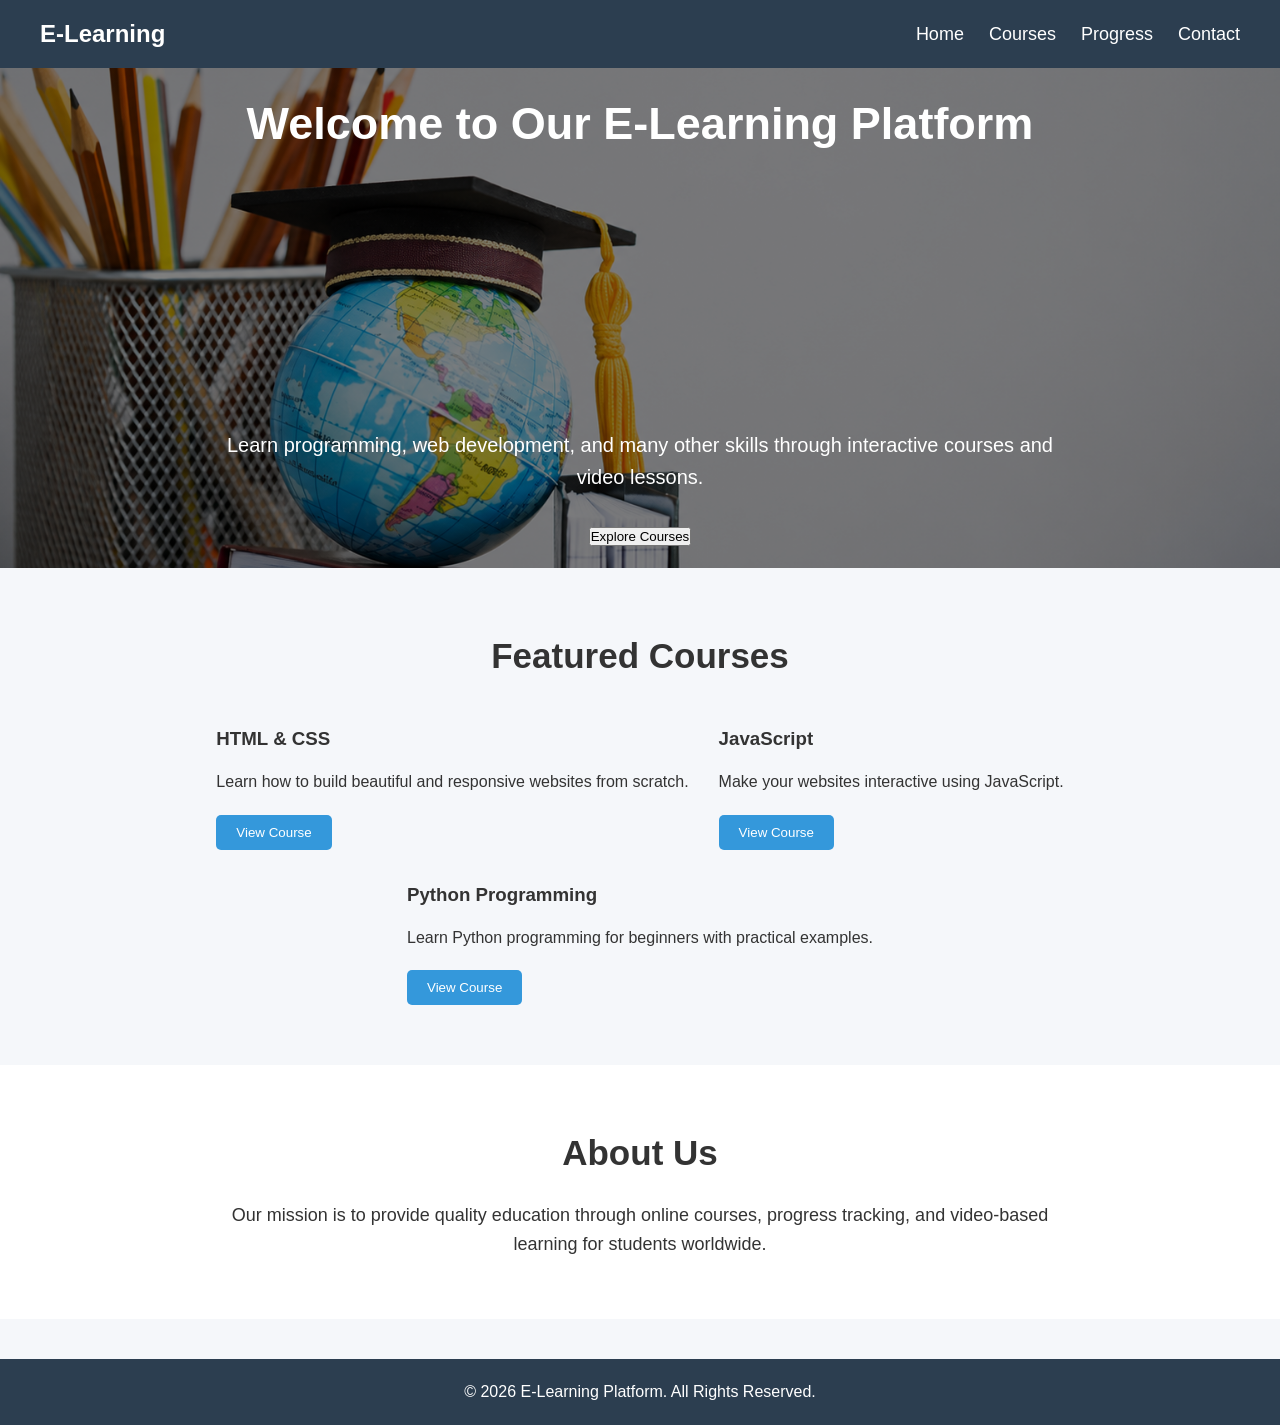
<file: index.html>
<!DOCTYPE html>
<html lang="en">

<head>
    <meta charset="UTF-8">
    <meta name="viewport" content="width=device-width, initial-scale=1.0">

    <title>E-Learning Platform</title>

    <!-- Link CSS File -->
    <link rel="stylesheet" href="css/style.css">
</head>

<body>

    <!-- ================= NAVIGATION BAR ================= -->

    <header>
        <nav>
            <h2>E-Learning</h2>

            <ul>
                <li><a href="index.html">Home</a></li>
                <li><a href="courses.html">Courses</a></li>
                <li><a href="progress.html">Progress</a></li>
                <li><a href="contact.html">Contact</a></li>
            </ul>
        </nav>
    </header>

    <!-- ================= HERO SECTION ================= -->

    <section class="hero">

        <h1>Welcome to Our E-Learning Platform</h1>

        <p>
            Learn programming, web development, and many other skills through
            interactive courses and video lessons.
        </p>

        <a href="courses.html">
            <button>Explore Courses</button>
        </a>

    </section>

    <!-- ================= FEATURED COURSES ================= -->

    <section class="courses">

        <h2>Featured Courses</h2>

        <div class="course-container">

            <div class="course-card">
                <h3>HTML & CSS</h3>
                <p>
                    Learn how to build beautiful and responsive websites from
                    scratch.
                </p>

                <a href="course.html">
                    <button>View Course</button>
                </a>
            </div>

            <div class="course-card">
                <h3>JavaScript</h3>
                <p>
                    Make your websites interactive using JavaScript.
                </p>

                <a href="course.html">
                    <button>View Course</button>
                </a>
            </div>

            <div class="course-card">
                <h3>Python Programming</h3>
                <p>
                    Learn Python programming for beginners with practical
                    examples.
                </p>

                <a href="course.html">
                    <button>View Course</button>
                </a>
            </div>

        </div>

    </section>

    <!-- ================= ABOUT SECTION ================= -->

    <section class="about">

        <h2>About Us</h2>

        <p>
            Our mission is to provide quality education through online courses,
            progress tracking, and video-based learning for students worldwide.
        </p>

    </section>

    <!-- ================= FOOTER ================= -->

    <footer>

        <p>
            © 2026 E-Learning Platform. All Rights Reserved.
        </p>

    </footer>

    <!-- Link JavaScript File -->
    <script src="js/script.js"></script>

</body>

</html>
</file>
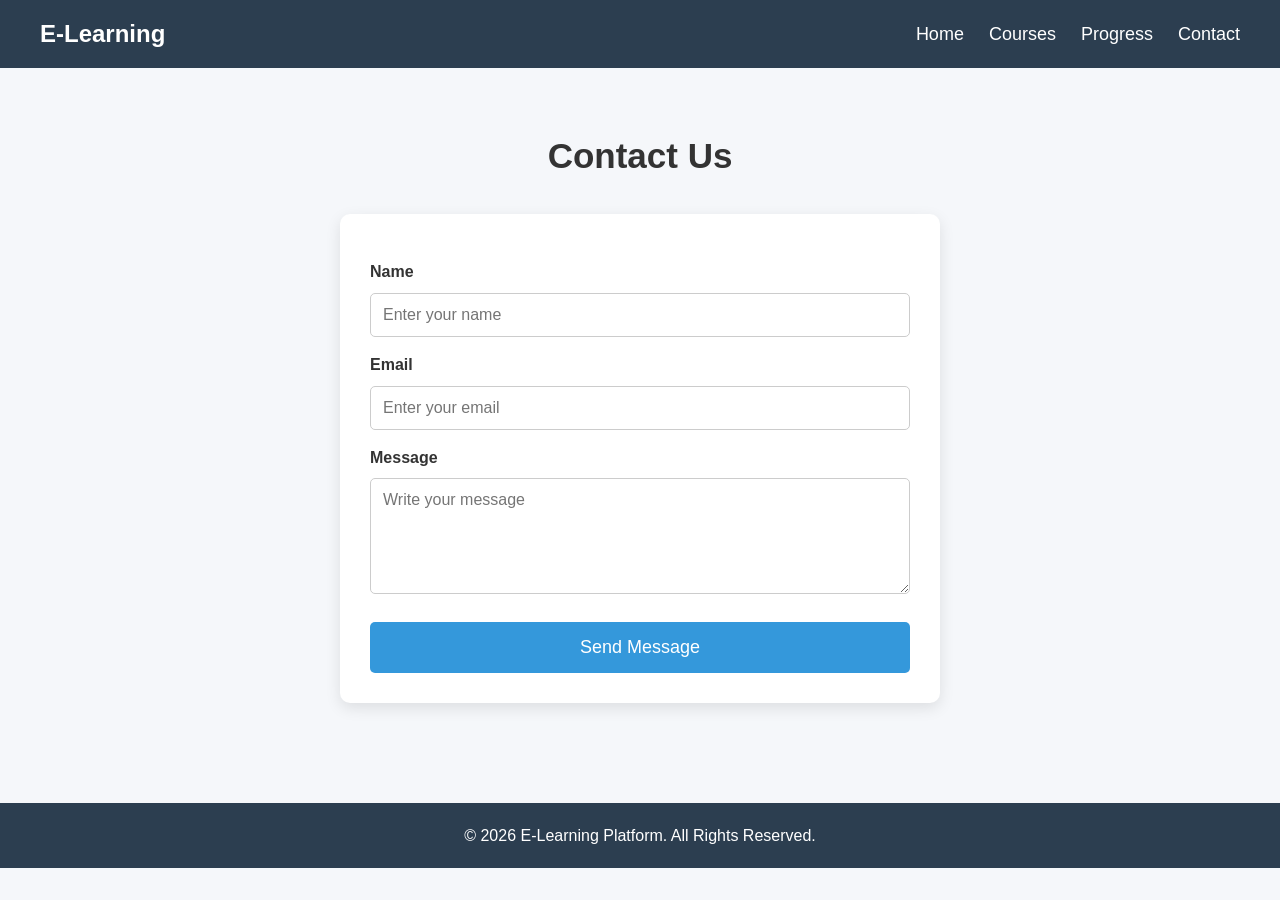
<file: contact.html>
<!DOCTYPE html>
<html lang="en">

<head>
    <meta charset="UTF-8">
    <meta name="viewport" content="width=device-width, initial-scale=1.0">
    <title>Contact - E-Learning Platform</title>

    <link rel="stylesheet" href="css/style.css">
</head>

<body>

    <!-- Navigation Bar -->

    <header>
        <nav>
            <h2>E-Learning</h2>

            <ul>
                <li><a href="index.html">Home</a></li>
                <li><a href="courses.html">Courses</a></li>
                <li><a href="progress.html">Progress</a></li>
                <li><a href="contact.html">Contact</a></li>
            </ul>
        </nav>
    </header>

    <!-- Contact Form -->

    <section class="contact">

        <h2>Contact Us</h2>

        <form id="contactForm">

            <label>Name</label>
            <input type="text" id="name" placeholder="Enter your name" required>

            <label>Email</label>
            <input type="email" id="email" placeholder="Enter your email" required>

            <label>Message</label>
            <textarea id="message" rows="5" placeholder="Write your message" required></textarea>

            <button type="submit">Send Message</button>

        </form>

    </section>

    <footer>

        <p>© 2026 E-Learning Platform. All Rights Reserved.</p>

    </footer>

    <script src="js/script.js"></script>

</body>

</html>
</file>
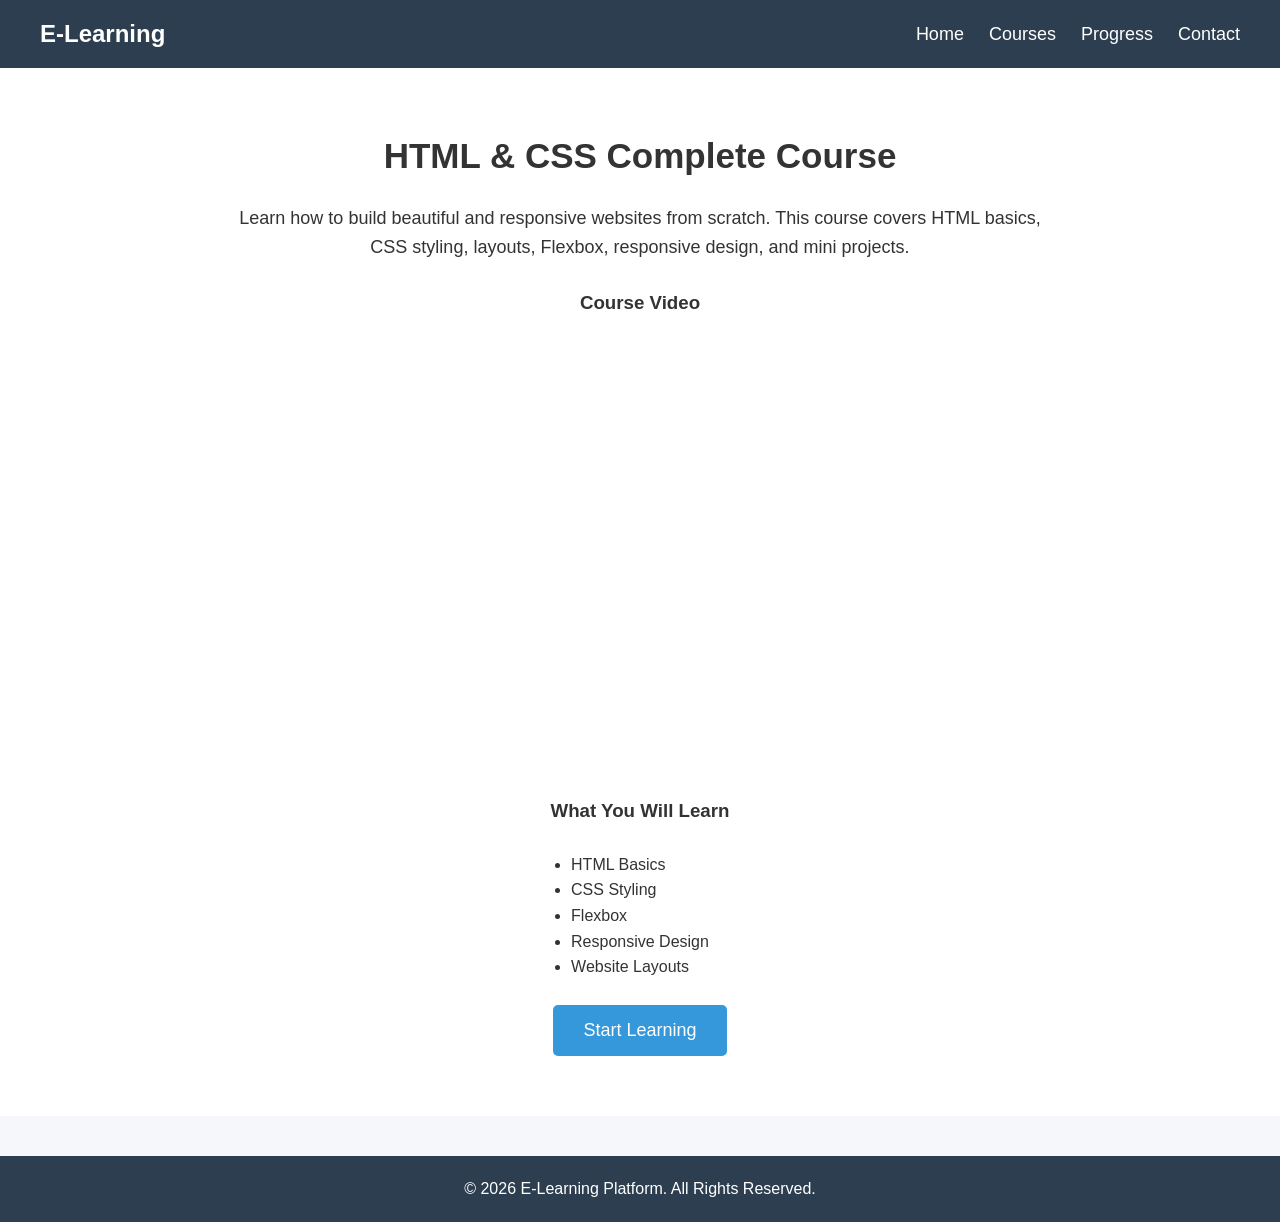
<file: course.html>
<!DOCTYPE html>
<html lang="en">

<head>
    <meta charset="UTF-8">
    <meta name="viewport" content="width=device-width, initial-scale=1.0">
    <title>Course Details - E-Learning Platform</title>

    <link rel="stylesheet" href="css/style.css">
</head>

<body>

    <!-- Navigation Bar -->

    <header>
        <nav>
            <h2>E-Learning</h2>

            <ul>
                <li><a href="index.html">Home</a></li>
                <li><a href="courses.html">Courses</a></li>
                <li><a href="progress.html">Progress</a></li>
                <li><a href="contact.html">Contact</a></li>
            </ul>
        </nav>
    </header>

    <!-- Course Details -->

    <section class="about">

        <h2>HTML & CSS Complete Course</h2>

        <p>
            Learn how to build beautiful and responsive websites from scratch.
            This course covers HTML basics, CSS styling, layouts, Flexbox,
            responsive design, and mini projects.
        </p>

        <br>

        <h3>Course Video</h3>

        <br>

        <iframe
            width="700"
            height="400"
            src="https://www.youtube.com/embed/qz0aGYrrlhU"
            title="HTML Tutorial"
            frameborder="0"
            allowfullscreen>
        </iframe>

        <br><br>

        <h3>What You Will Learn</h3>

        <br>

        <ul style="display:inline-block; text-align:left;">
            <li>HTML Basics</li>
            <li>CSS Styling</li>
            <li>Flexbox</li>
            <li>Responsive Design</li>
            <li>Website Layouts</li>
        </ul>

        <br><br>

        <button id="startCourseBtn">Start Learning</button>

    </section>

    <!-- Footer -->

    <footer>

        <p>© 2026 E-Learning Platform. All Rights Reserved.</p>

    </footer>

    <script src="js/script.js"></script>

</body>

</html>
</file>
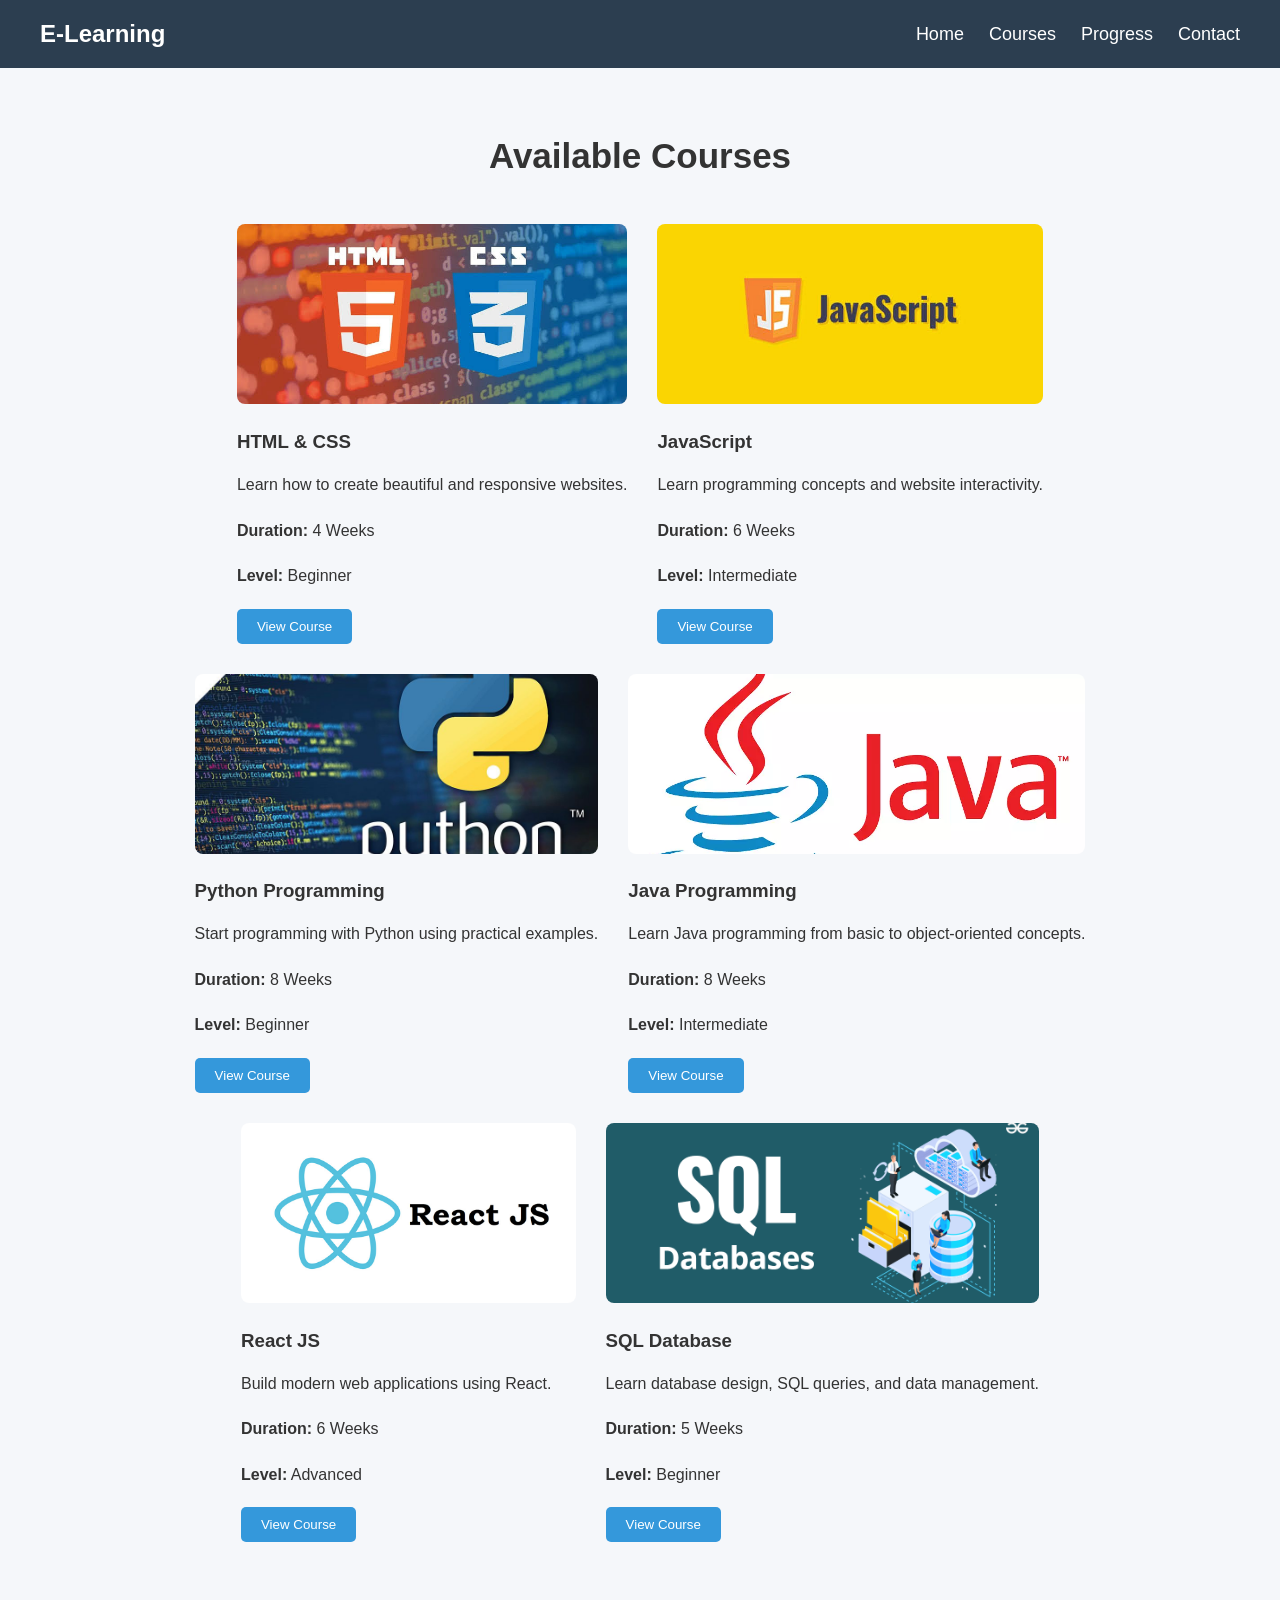
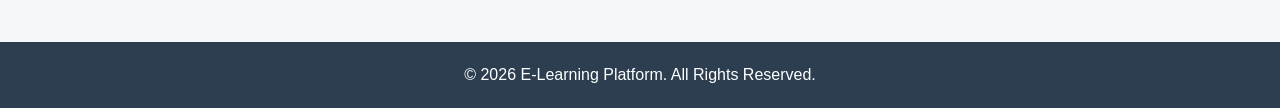
<file: courses.html>
<!DOCTYPE html>
<html lang="en">

<head>
    <meta charset="UTF-8">
    <meta name="viewport" content="width=device-width, initial-scale=1.0">
    <title>Courses - E-Learning Platform</title>

    <link rel="stylesheet" href="css/style.css">
</head>

<body>

    <!-- Navigation Bar -->

    <header>
        <nav>
            <h2>E-Learning</h2>

            <ul>
                <li><a href="index.html">Home</a></li>
                <li><a href="courses.html">Courses</a></li>
                <li><a href="progress.html">Progress</a></li>
                <li><a href="contact.html">Contact</a></li>
            </ul>
        </nav>
    </header>

    <!-- Page Heading -->

    <section class="courses">

        <h2>Available Courses</h2>

        <div class="course-container">

            <!-- Course 1 -->

            <div class="course-card">

                <img src="images/html&css.jpg" alt="HTML Course">

                <h3>HTML & CSS</h3>

                <p>
                    Learn how to create beautiful and responsive websites.
                </p>

                <p><strong>Duration:</strong> 4 Weeks</p>

                <p><strong>Level:</strong> Beginner</p>

                <a href="course.html">
                    <button>View Course</button>
                </a>

            </div>

            <!-- Course 2 -->

            <div class="course-card">

                <img src="images/js.jpg" alt="HTML Course">

                <h3>JavaScript</h3>

                <p>
                    Learn programming concepts and website interactivity.
                </p>

                <p><strong>Duration:</strong> 6 Weeks</p>

                <p><strong>Level:</strong> Intermediate</p>

                <a href="course.html">
                    <button>View Course</button>
                </a>

            </div>

            <!-- Course 3 -->

            <div class="course-card">

                <img src="images/Python.jpg" alt="HTML Course">

                <h3>Python Programming</h3>

                <p>
                    Start programming with Python using practical examples.
                </p>

                <p><strong>Duration:</strong> 8 Weeks</p>

                <p><strong>Level:</strong> Beginner</p>

                <a href="course.html">
                    <button>View Course</button>
                </a>

            </div>

            <!-- Course 4 -->

            <div class="course-card">

                <img src="images/java.jpg" alt="HTML Course">

                <h3>Java Programming</h3>

                <p>
                    Learn Java programming from basic to object-oriented concepts.
                </p>

                <p><strong>Duration:</strong> 8 Weeks</p>

                <p><strong>Level:</strong> Intermediate</p>

                <a href="course.html">
                    <button>View Course</button>
                </a>

            </div>

            <!-- Course 5 -->

            <div class="course-card">

                <img src="images/ReactJS.jpg" alt="HTML Course">

                <h3>React JS</h3>

                <p>
                    Build modern web applications using React.
                </p>

                <p><strong>Duration:</strong> 6 Weeks</p>

                <p><strong>Level:</strong> Advanced</p>

                <a href="course.html">
                    <button>View Course</button>
                </a>

            </div>

            <!-- Course 6 -->

            <div class="course-card">

                <img src="images/SQL-Databases.jpg" alt="HTML Course">

                <h3>SQL Database</h3>

                <p>
                    Learn database design, SQL queries, and data management.
                </p>

                <p><strong>Duration:</strong> 5 Weeks</p>

                <p><strong>Level:</strong> Beginner</p>

                <a href="course.html">
                    <button>View Course</button>
                </a>

            </div>

        </div>

    </section>

    <!-- Footer -->

    <footer>

        <p>© 2026 E-Learning Platform. All Rights Reserved.</p>

    </footer>

    <script src="js/script.js"></script>

</body>

</html>
</file>
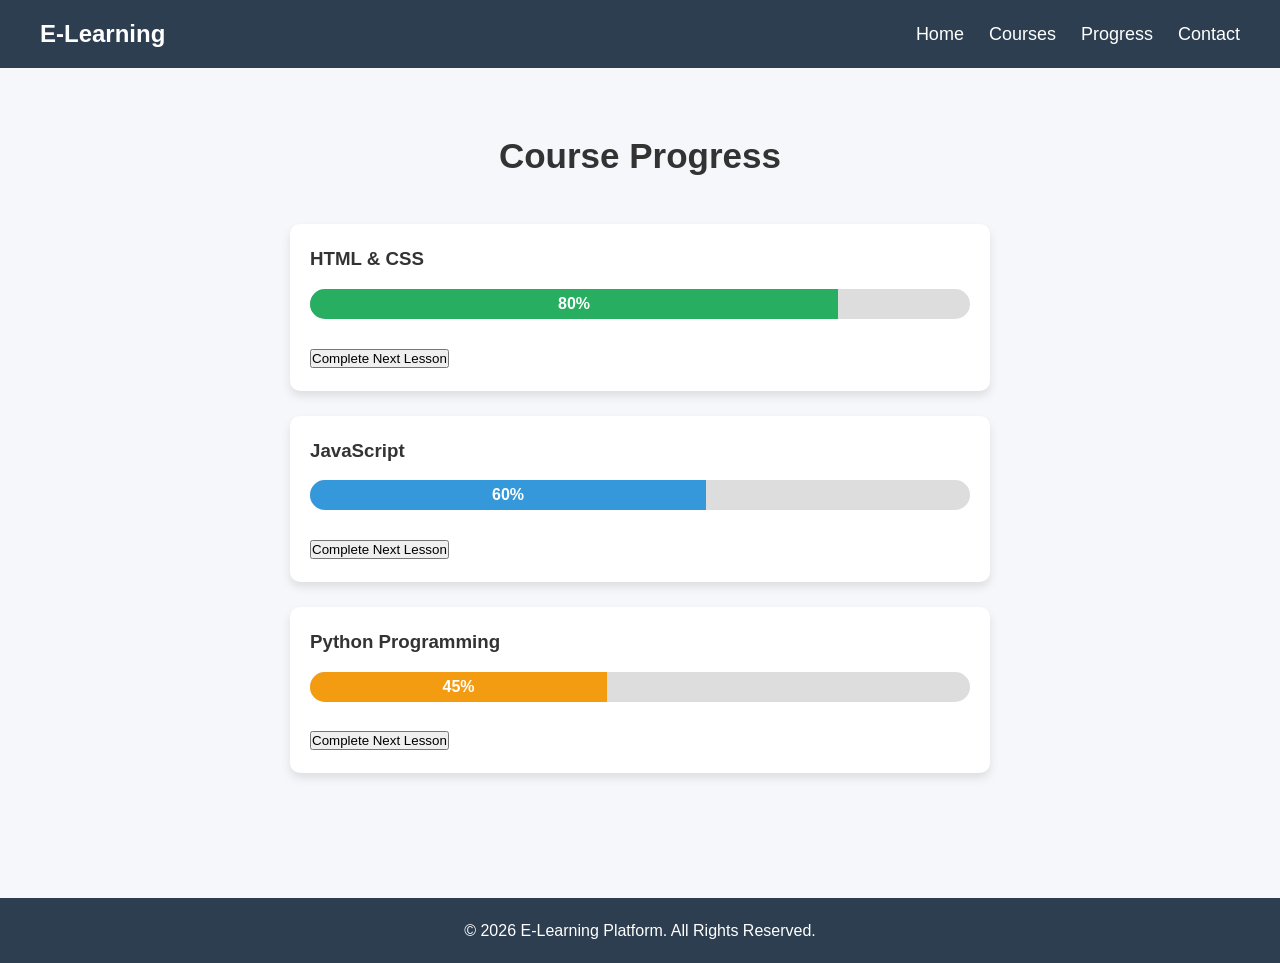
<file: progress.html>
<!DOCTYPE html>
<html lang="en">

<head>
    <meta charset="UTF-8">
    <meta name="viewport" content="width=device-width, initial-scale=1.0">
    <title>Progress - E-Learning Platform</title>

    <link rel="stylesheet" href="css/style.css">
</head>

<body>

    <header>
        <nav>
            <h2>E-Learning</h2>

            <ul>
                <li><a href="index.html">Home</a></li>
                <li><a href="courses.html">Courses</a></li>
                <li><a href="progress.html">Progress</a></li>
                <li><a href="contact.html">Contact</a></li>
            </ul>
        </nav>
    </header>

    <section class="progress-section">

        <h2>Course Progress</h2>

        <!-- HTML -->

        <div class="progress-card">

            <h3>HTML & CSS</h3>

            <div class="progress-bar">
                <div class="progress html-progress" id="htmlProgress">
                    80%
                </div>
            </div>

            <br>

            <button id="htmlBtn">
                Complete Next Lesson
            </button>

        </div>

        <!-- JavaScript -->

        <div class="progress-card">

            <h3>JavaScript</h3>

            <div class="progress-bar">
                <div class="progress js-progress" id="jsProgress">
                    60%
                </div>
            </div>

            <br>

            <button id="jsBtn">
                Complete Next Lesson
            </button>

        </div>

        <!-- Python -->

        <div class="progress-card">

            <h3>Python Programming</h3>

            <div class="progress-bar">
                <div class="progress python-progress" id="pythonProgress">
                    45%
                </div>
            </div>

            <br>

            <button id="pythonBtn">
                Complete Next Lesson
            </button>

        </div>

    </section>

    <footer>
        <p>© 2026 E-Learning Platform. All Rights Reserved.</p>
    </footer>

    <script src="js/script.js"></script>

</body>

</html>
</file>
<file: css/style.css>
/* ===========================
   GENERAL STYLING
=========================== */

*{
    margin:0;
    padding:0;
    box-sizing:border-box;
    font-family:Arial, sans-serif;
}

body{
    background:#f5f7fa;
    color:#333;
    line-height:1.6;
}

/* ===========================
   NAVIGATION BAR
=========================== */

header{
    background:#2c3e50;
    padding:15px 40px;
}

nav{
    display:flex;
    justify-content:space-between;
    align-items:center;
}

nav h2{
    color:white;
}

nav ul{
    display:flex;
    list-style:none;
}

nav ul li{
    margin-left:25px;
}

nav ul li a{
    color:white;
    text-decoration:none;
    font-size:18px;
    transition:0.3s;
}

nav ul li a:hover{
    color:#00d4ff;
}

/* ===========================
   HERO SECTION
=========================== */

.hero{
    text-align:center;
    padding:80px 20px;
    background:linear-gradient(to right,#3498db,#6dd5fa);
    color:white;
}

.hero h1{
    font-size:45px;
    margin-bottom:20px;
}

.hero p{
    font-size:20px;
    width:70%;
    margin:auto;
    margin-bottom:30px;
}

.hero{
    background-image: linear-gradient(rgba(0,0,0,0.5),
                                      rgba(0,0,0,0.5)),
                      url("../images/image.jpg");

    background-size: cover;
    background-position: center;
    background-repeat: no-repeat;

    height: 500px;

    display: flex;
    flex-direction: column;
    justify-content: center;
    align-items: center;

    color: white;
    text-align: center;

    padding: 20px;
}

.hero button:hover{
    background:#2c3e50;
    color:white;
    button{

    transition:0.3s;

}

button:hover{

    transform:scale(1.05);

}
}

/* ===========================
   COURSES SECTION
=========================== */

.courses{
    padding:60px 40px;
}

.courses h2{
    text-align:center;
    margin-bottom:40px;
    font-size:35px;
}

.course-container{
    display:flex;
    justify-content:center;
    gap:30px;
    flex-wrap:wrap;
}

.course-card img{

    width:100%;

    height:180px;

    object-fit:cover;

    border-radius:8px;

    margin-bottom:15px;

}

.course-card:hover{
    transform:translateY(-10px);
}

.course-card h3{
    margin-bottom:15px;
}

.course-card p{
    margin-bottom:20px;
}

.course-card button{
    background:#3498db;
    color:white;
    border:none;
    padding:10px 20px;
    border-radius:5px;
    cursor:pointer;
}

.course-card button:hover{
    background:#2c3e50;
}

/* ===========================
   ABOUT SECTION
=========================== */

.about{
    background:white;
    padding:60px 40px;
    text-align:center;
}

.about h2{
    margin-bottom:20px;
    font-size:35px;
}

.about p{
    width:70%;
    margin:auto;
    font-size:18px;
}

/* ===========================
   FOOTER
=========================== */

footer{
    background:#2c3e50;
    color:white;
    text-align:center;
    padding:20px;
    margin-top:40px;
}

/* ===========================
   RESPONSIVE DESIGN
=========================== */

@media(max-width:768px){

    nav{
        flex-direction:column;
    }

    nav ul{
        flex-direction:column;
        margin-top:20px;
        text-align:center;
    }

    nav ul li{
        margin:10px 0;
    }

    .hero h1{
        font-size:32px;
    }

    .hero p{
        width:90%;
        font-size:18px;
    }

    .about p{
        width:90%;
    }

}

/* ===========================
   COURSE PAGE
=========================== */

iframe{
    max-width:100%;
    border-radius:10px;
    margin-top:20px;
}

.about button{
    background:#3498db;
    color:white;
    border:none;
    padding:15px 30px;
    border-radius:5px;
    font-size:18px;
    cursor:pointer;
    transition:0.3s;
}

.about button:hover{
    background:#2c3e50;
}

/* ===========================
   PROGRESS PAGE
=========================== */

.progress-section{
    padding:60px 40px;
}

.progress-section h2{
    text-align:center;
    margin-bottom:40px;
    font-size:35px;
}

.progress-card{
    background:white;
    padding:20px;
    margin:25px auto;
    max-width:700px;
    border-radius:10px;
    box-shadow:0 5px 10px rgba(0,0,0,0.1);
}

.progress-card h3{
    margin-bottom:15px;
}

.progress-bar{
    width:100%;
    height:30px;
    background:#ddd;
    border-radius:20px;
    overflow:hidden;
}

.progress{
    height:100%;
    color:white;
    text-align:center;
    line-height:30px;
    font-weight:bold;
}

.html-progress{
    width:80%;
    background:#27ae60;
}

.js-progress{
    width:60%;
    background:#3498db;
}

.python-progress{
    width:45%;
    background:#f39c12;
}

/* ===========================
   CONTACT PAGE
=========================== */

.contact{
    padding:60px 20px;
}

.contact h2{
    text-align:center;
    margin-bottom:30px;
    font-size:35px;
}

.contact form{
    max-width:600px;
    margin:auto;
    background:white;
    padding:30px;
    border-radius:10px;
    box-shadow:0 5px 15px rgba(0,0,0,0.1);
}

.contact label{
    display:block;
    margin-top:15px;
    margin-bottom:8px;
    font-weight:bold;
}

.contact input,
.contact textarea{
    width:100%;
    padding:12px;
    border:1px solid #ccc;
    border-radius:5px;
    font-size:16px;
}

.contact textarea{
    resize:vertical;
}

.contact button{
    margin-top:20px;
    width:100%;
    padding:15px;
    border:none;
    background:#3498db;
    color:white;
    font-size:18px;
    border-radius:5px;
    cursor:pointer;
    transition:0.3s;
}

.contact button:hover{
    background:#2c3e50;
}
</file>
